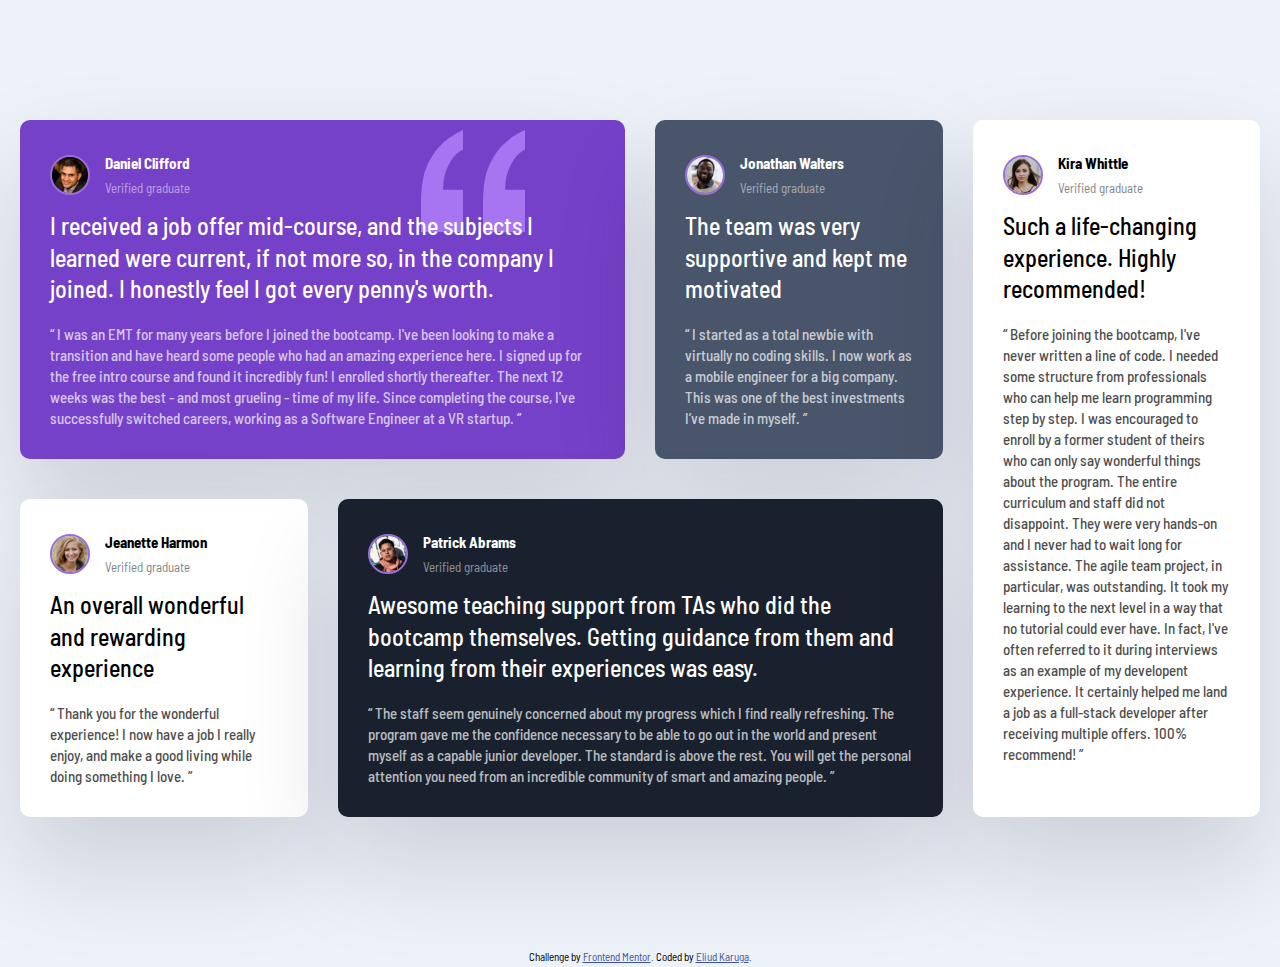
<file: index.html>
<!DOCTYPE html>
<html lang="en">
<head>
    <meta charset="UTF-8">
    <meta http-equiv="X-UA-Compatible" content="IE=edge">
    <meta name="viewport" content="width=device-width, initial-scale=1.0">
    <link rel="stylesheet" href="style.css">
    <link rel="icon" type="image/icon" href="/images/favicon-32x32.png">
    <title> Frontend Mentor - Testimonial </title>
</head>
<body>
    <div class="testimonials">
        <div class=" card card-bg-purple">
            <header class="card_header">
                <img src="/images/image-daniel.jpg" alt="Daniel-testimonial" class="card__img">
                <div>
                    <h3>Daniel Clifford</h3>
                    <p>Verified graduate</p>
                </div>
            </header>
            <p class="card_lead">
                I received a job offer mid-course, and the subjects I learned were current, if not more so, 
                in the company I joined. I honestly feel I got every penny's worth. 
            </p>
            <p class="card_quote">
                “ I was an EMT for many years before I joined the bootcamp. I've been looking to make a 
                transition and have heard some people who had an amazing experience here. I signed up 
                for the free intro course and found it incredibly fun! I enrolled shortly thereafter. 
                The next 12 weeks was the best - and most grueling - time of my life. Since completing 
                the course, I've successfully switched careers, working as a Software Engineer at a VR startup. ”
            </p>
        </div>


        <div class="card card-bg-gray">
            <header class="card_header">
                <img src="/images/image-jonathan.jpg" alt="jonathan-testimonial" class="card__img">
                <div>
                    <h3>Jonathan Walters</h3>
                    <p>Verified graduate</p>
                </div>
            </header>
            <p class="card_lead">
                The team was very supportive and kept me motivated 
            </p>
            <p class="card_quote">
                “ I started as a total newbie with virtually no coding skills. I now work as a mobile engineer 
                for a big company. This was one of the best investments I’ve made in myself. ”
            </p>
        </div>


        <div class="card">
            <header class="card_header">
                <img src="/images/image-jeanette.jpg" alt="jeanette-testimonial" class="card__img">
                <div>
                    <h3>Jeanette Harmon</h3>
                    <p>Verified graduate</p>
                </div>
            </header>
            <p class="card_lead">
                An overall wonderful and rewarding experience
            </p>
            <p class="card_quote">
                “ Thank you for the wonderful experience! I now have a job I really enjoy, and make a good living 
                while doing something I love. ”
            </p>
        </div>


        <div class="card card-bg-black-blue">
            <header class="card_header">
                <img src="/images/image-patrick.jpg" alt="Patrick-testimonial" class="card__img">
                <div>
                    <h3>Patrick Abrams</h3>
                    <p>Verified graduate</p>
                </div>
            </header>
            <p class="card_lead">
                Awesome teaching support from TAs who did the bootcamp themselves. Getting guidance from them and 
                learning from their experiences was easy.
            </p>
            <p class="card_quote">
                “ The staff seem genuinely concerned about my progress which I find really refreshing. The program 
                gave me the confidence necessary to be able to go out in the world and present myself as a capable 
                junior developer. The standard is above the rest. You will get the personal attention you need from 
                an incredible community of smart and amazing people. ”
            </p>
        </div>


        <div class="card">
            <header class="card_header">
                <img src="/images/image-kira.jpg" alt="Kira-testimonial" class="card__img">
                <div>
                    <h3>Kira Whittle</h3>
                    <p>Verified graduate</p>
                </div>
            </header>
            <p class="card_lead">
                Such a life-changing experience. Highly recommended! 
            </p>
            <p class="card_quote">
              “ Before joining the bootcamp, I've never written a line of code. I needed some structure from 
              professionals who can help me learn programming step by step. I was encouraged to enroll by a former 
              student of theirs who can only say wonderful things about the program. The entire curriculum and staff 
              did not disappoint. They were very hands-on and I never had to wait long for assistance. The agile team 
              project, in particular, was outstanding. It took my learning to the next level in a way that no tutorial 
              could ever have. In fact, I've often referred to it during interviews as an example of my developent 
              experience. It certainly helped me land a job as a full-stack developer after receiving multiple offers. 
              100% recommend! ” 
            </p>
        </div>
    </div>
    <footer class="attribution">
        Challenge by <a href="https://www.frontendmentor.io?ref=challenge" target="_blank">Frontend Mentor</a>. 
        Coded by <a href="#">Eliud Karuga</a>.
    </footer>
</body>
</html>
</file>
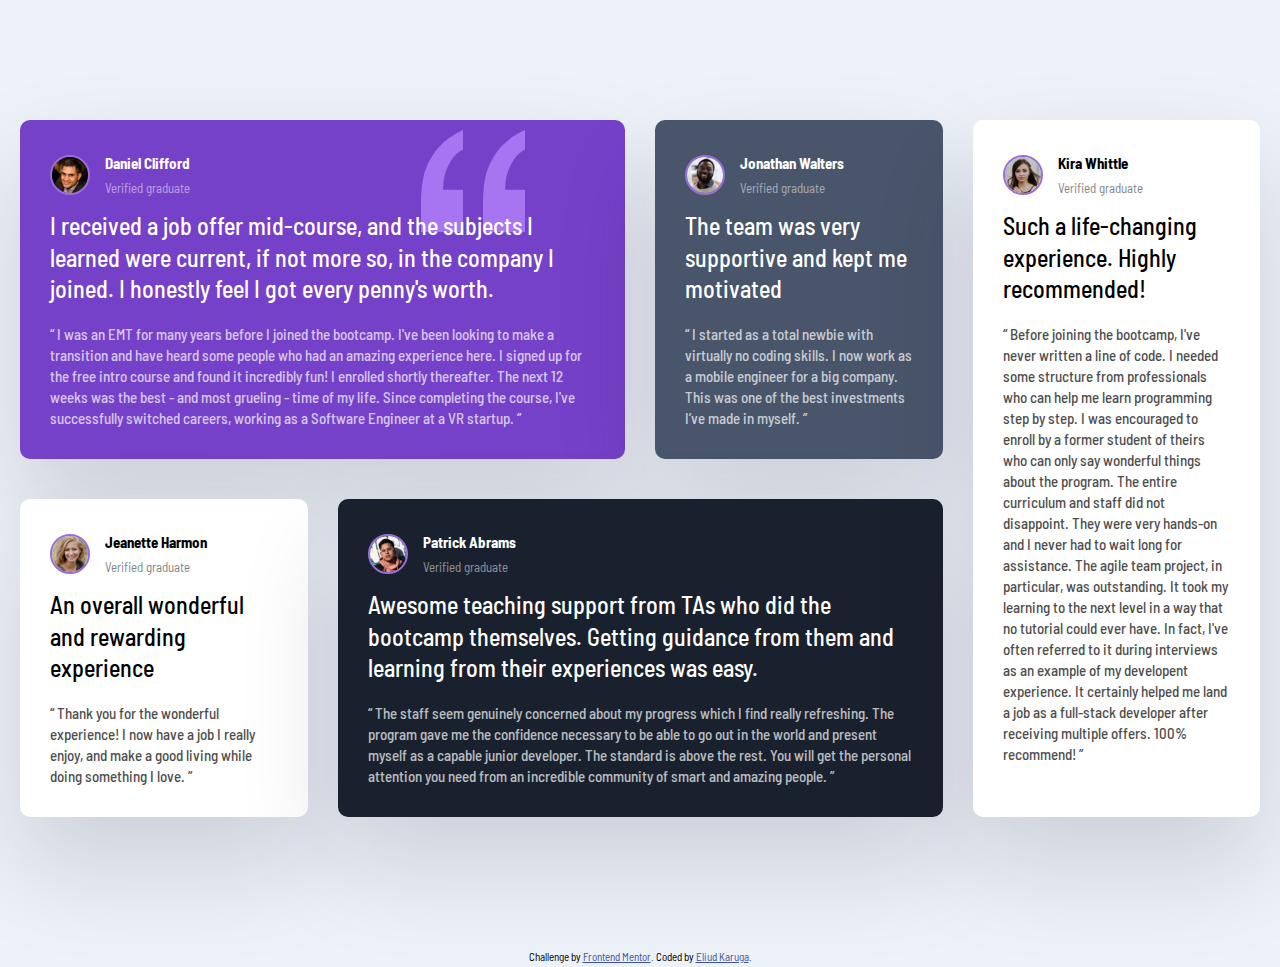
<file: index2.html>
<!DOCTYPE html>
<html lang="en">
<head>
    <meta charset="UTF-8">
    <meta http-equiv="X-UA-Compatible" content="IE=edge">
    <meta name="viewport" content="width=device-width, initial-scale=1.0">
    <link rel="stylesheet" href="style.css">
    <link rel="icon" type="image/icon" href="/images/favicon-32x32.png">
    <title> Frontend Mentor - Testimonial </title>
</head>
<body>
    <div class="testimonials">
        <div class=" card card-bg-purple">
            <header class="card_header">
                <img src="/images/image-daniel.jpg" alt="Daniel-testimonial" class="card__img">
                <div>
                    <h3>Daniel Clifford</h3>
                    <p>Verified graduate</p>
                </div>
            </header>
            <p class="card_lead">
                I received a job offer mid-course, and the subjects I learned were current, if not more so, 
                in the company I joined. I honestly feel I got every penny's worth. 
            </p>
            <p class="card_quote">
                “ I was an EMT for many years before I joined the bootcamp. I've been looking to make a 
                transition and have heard some people who had an amazing experience here. I signed up 
                for the free intro course and found it incredibly fun! I enrolled shortly thereafter. 
                The next 12 weeks was the best - and most grueling - time of my life. Since completing 
                the course, I've successfully switched careers, working as a Software Engineer at a VR startup. ”
            </p>
        </div>


        <div class="card card-bg-gray">
            <header class="card_header">
                <img src="/images/image-jonathan.jpg" alt="jonathan-testimonial" class="card__img">
                <div>
                    <h3>Jonathan Walters</h3>
                    <p>Verified graduate</p>
                </div>
            </header>
            <p class="card_lead">
                The team was very supportive and kept me motivated 
            </p>
            <p class="card_quote">
                “ I started as a total newbie with virtually no coding skills. I now work as a mobile engineer 
                for a big company. This was one of the best investments I’ve made in myself. ”
            </p>
        </div>


        <div class="card">
            <header class="card_header">
                <img src="/images/image-jeanette.jpg" alt="jeanette-testimonial" class="card__img">
                <div>
                    <h3>Jeanette Harmon</h3>
                    <p>Verified graduate</p>
                </div>
            </header>
            <p class="card_lead">
                An overall wonderful and rewarding experience
            </p>
            <p class="card_quote">
                “ Thank you for the wonderful experience! I now have a job I really enjoy, and make a good living 
                while doing something I love. ”
            </p>
        </div>


        <div class="card card-bg-black-blue">
            <header class="card_header">
                <img src="/images/image-patrick.jpg" alt="Patrick-testimonial" class="card__img">
                <div>
                    <h3>Patrick Abrams</h3>
                    <p>Verified graduate</p>
                </div>
            </header>
            <p class="card_lead">
                Awesome teaching support from TAs who did the bootcamp themselves. Getting guidance from them and 
                learning from their experiences was easy.
            </p>
            <p class="card_quote">
                “ The staff seem genuinely concerned about my progress which I find really refreshing. The program 
                gave me the confidence necessary to be able to go out in the world and present myself as a capable 
                junior developer. The standard is above the rest. You will get the personal attention you need from 
                an incredible community of smart and amazing people. ”
            </p>
        </div>


        <div class="card">
            <header class="card_header">
                <img src="/images/image-kira.jpg" alt="Kira-testimonial" class="card__img">
                <div>
                    <h3>Kira Whittle</h3>
                    <p>Verified graduate</p>
                </div>
            </header>
            <p class="card_lead">
                Such a life-changing experience. Highly recommended! 
            </p>
            <p class="card_quote">
              “ Before joining the bootcamp, I've never written a line of code. I needed some structure from 
              professionals who can help me learn programming step by step. I was encouraged to enroll by a former 
              student of theirs who can only say wonderful things about the program. The entire curriculum and staff 
              did not disappoint. They were very hands-on and I never had to wait long for assistance. The agile team 
              project, in particular, was outstanding. It took my learning to the next level in a way that no tutorial 
              could ever have. In fact, I've often referred to it during interviews as an example of my developent 
              experience. It certainly helped me land a job as a full-stack developer after receiving multiple offers. 
              100% recommend! ” 
            </p>
        </div>
    </div>
    <footer class="attribution">
        Challenge by <a href="https://www.frontendmentor.io?ref=challenge" target="_blank">Frontend Mentor</a>. 
        Coded by <a href="#">Eliud Karuga</a>.
    </footer>
</body>
</html>
</file>
<file: style.css>
@import url('https://fonts.googleapis.com/css2?family=Barlow+Semi+Condensed:wght@500;600&family=Lato:wght@300&display=swap');

* {
    box-sizing: border-box;
    margin: 0;
    padding: 0;
}

body {
    background-color: #edf2f8;
    font-family: 'Barlow Semi Condensed', sans-serif;
    line-height: 1.8;
    font-size: 13px;
}

.testimonials {
    max-width: 1440px;
    margin: 100px auto;
    padding: 20px;

    display: grid;
    grid-template-columns: repeat(4, 1fr);
    gap: 30px;
}

.card {
    background-color: #fff;
    padding: 30px;
    border-radius: 10px;
    box-shadow: rgba(17, 12, 46, 0.15) 0px 48px 100px 0px;
    margin-bottom: 10px;
}

.card_header {
    display: flex;
    align-items: center;
    margin-bottom: 10px;
}

.card_header h3 {
    font-size: 15px;
}

.card_header p {
    opacity: 50%;
}

.card__img {
    width: 40px;
    height: 40px;
    border-radius: 100px;
    border: #996ed9 solid 2px;
    margin-right: 15px;
}

.card_lead {
    font-size: 1.5rem;
    font-weight: 500;
    line-height: 1.3;
    margin-bottom: 20px;
}

.card_quote {
    font-size: 15px;
    font-weight: 500;
    line-height: 1.4;
    opacity: 70%;
}

.card-bg-purple {
    background-color: hsl(263, 55%, 52%);
    color: #fff;
    background-image: url(/images/bg-pattern-quotation.svg);
    background-repeat: no-repeat;
    background-position: top 10px right 100px;
}

.card-bg-gray {
    background-color: hsl(217, 19%, 35%);
    color: #fff;
}

.card-bg-black-blue {
    background-color: hsl(219, 29%, 14%);
    color: #fff;
}

.card:nth-of-type(1) {
    grid-column: 1 / 3;
}

.card:nth-of-type(4) {
    grid-column: 2 / 4;
    grid-row: 2 / 3;
}

.card:nth-of-type(5) {
    grid-column: 4;
    grid-row: 1 / 3;
}

.attribution {
    text-align: center;
    font-size: 11px;
}

.attribution a { color: hsl(228, 45%, 44%); 
}

@media (max-width: 768px) {
    .testimonials {
        display: grid;
        grid-template-columns: 1fr;

    }

    .card:nth-of-type(1) {
        grid-column: 1;
    }
    
    .card:nth-of-type(4) {
        grid-column: 1;
        grid-row: 4;
    }
    
    .card:nth-of-type(5) {
        grid-column: 1;
        grid-row: 5;
    }
}
</file>
